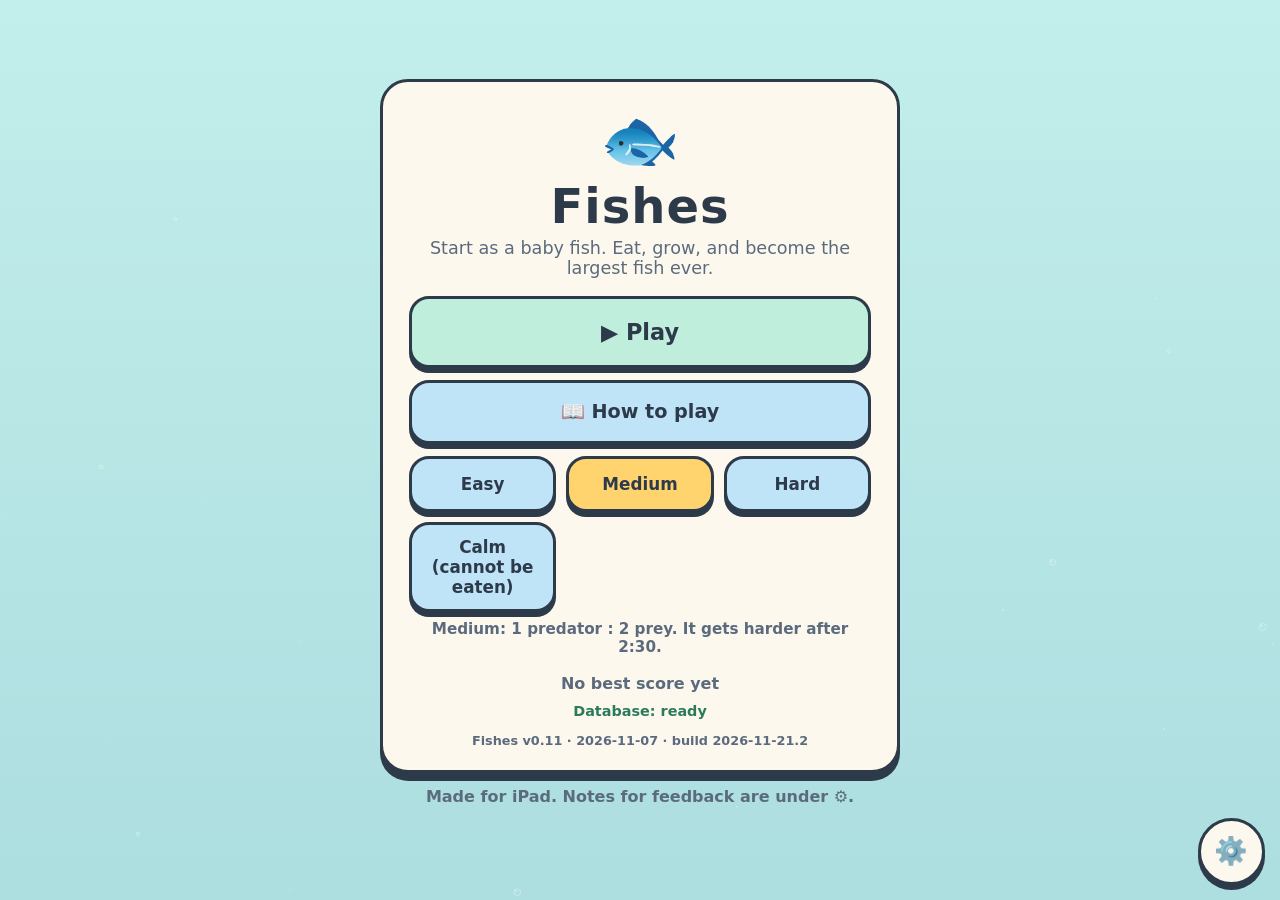
<file: index.html>
<!doctype html>
<html lang="en">
<head>
  <meta charset="utf-8">
  <meta name="viewport" content="width=device-width, initial-scale=1, maximum-scale=1, user-scalable=no, viewport-fit=cover">
  <meta name="apple-mobile-web-app-capable" content="yes">
  <meta name="apple-mobile-web-app-status-bar-style" content="default">
  <meta name="apple-mobile-web-app-title" content="Fishes">
  <meta name="theme-color" content="#dff8f1">
  <title>Fishes</title>
  <link rel="icon" href="data:,">
  <link rel="stylesheet" href="css/style.css?b=2026-11-21.2">
</head>
<body data-mode="title">

  <canvas id="view" aria-label="The sea. Swim with your finger."></canvas>

  <!-- HUD (play only) -->
  <canvas id="minimap" class="minimap" width="510" height="204" aria-hidden="true"></canvas>
  <header id="hud" class="hud">
    <div class="hud-card">
      <p id="hud-level" class="hud-level">Level 1</p>
      <p id="hud-zone" class="hud-zone">Sunny Shallows</p>
      <div class="size-bar" aria-hidden="true"><span id="size-fill"></span></div>
      <p id="size-text" class="hud-small">Size 1.0 / 2</p>
    </div>
    <div class="hud-card hud-right">
      <p id="hud-lives" class="hud-lives">❤️❤️❤️</p>
      <div class="size-bar hp-bar" aria-hidden="true"><span id="hp-fill"></span></div>
      <p id="hud-time" class="hud-small">0:00 / 15:00</p>
    </div>
  </header>

  <p id="lock-pill" class="lock-pill" hidden>⚠️ Locked on! Swim away or get small</p>

  <div id="banner" class="banner" role="status" hidden>
    <p id="banner-title" class="banner-title"></p>
    <p id="banner-sub" class="banner-sub"></p>
  </div>

  <div id="joy" class="joy" hidden aria-label="Joystick">
    <div id="joy-knob" class="joy-knob"></div>
  </div>

  <div class="actions">
    <button id="ally" class="ally" aria-label="Make an allied fish">
      <span class="ally-icon" aria-hidden="true">🐠</span>
      <span class="ally-text">Ally −<span id="ally-cost">1</span> EXP</span>
    </button>

    <button id="attack" class="attack" aria-label="Attack: your allies go for the fish you are fighting">
      <span class="attack-icon" aria-hidden="true">⚔️</span>
      <span class="attack-text" id="attack-text">Attack</span>
    </button>

    <button id="sprint" class="sprint" aria-label="Sprint (hold)">
      <span class="sprint-icon" aria-hidden="true">💨</span>
      <span class="sprint-text">Sprint</span>
      <span class="stam" aria-hidden="true"></span>
    </button>

    <button id="gear" class="gear" aria-label="Settings and notes">⚙️</button>
  </div>

  <!-- Title screen -->
  <section id="title" class="overlay title" hidden>
    <div class="title-card">
      <div class="logo" aria-hidden="true">🐟</div>
      <h1>Fishes</h1>
      <p class="tag">Start as a baby fish. Eat, grow, and become the largest fish ever.</p>
      <div class="menu">
        <button id="btn-play" class="big hero">▶ Play</button>
        <button id="btn-howto" class="big">📖 How to play</button>
      </div>
      <div class="diff" role="group" aria-label="Difficulty">
        <button class="big diff-btn" data-diff="easy" aria-pressed="false">Easy</button>
        <button class="big diff-btn" data-diff="medium" aria-pressed="false">Medium</button>
        <button class="big diff-btn" data-diff="hard" aria-pressed="false">Hard</button>
        <button class="big diff-btn" data-diff="calm" aria-pressed="false">Calm (cannot be eaten)</button>
      </div>
      <p id="diff-ratio" class="muted diff-ratio"></p>
      <div id="howto" class="howto" hidden>
        <ul>
          <li>Hold your finger on the sea to swim toward it. (Arrow keys work on a computer.)</li>
          <li>Hold 💨 Sprint to dash. It uses stamina and comes back when you stop.</li>
          <li>Eat plankton and smaller fish. Bigger fish will eat you.</li>
          <li>A red ring means a hunter has locked on to you. Swim away or grow bigger.</li>
          <li>Reach size 100 on level 20 to win. You have 3 lives and 15 minutes.</li>
        </ul>
      </div>
      <p id="title-best" class="muted">No best score yet</p>
      <p id="title-db" class="db-line" data-state="off"></p>
      <p id="title-version" class="version">Fishes v0.5 · 2026-11-03</p>
    </div>
    <p class="foot">Made for iPad. Notes for feedback are under ⚙️.</p>
  </section>

  <!-- End of run -->
  <section id="card" class="overlay card-overlay" hidden>
    <div class="card">
      <h2 id="card-title"></h2>
      <p id="card-text"></p>
      <div class="card-buttons">
        <button id="card-again" class="big hero">▶ Play again</button>
        <button id="card-note" class="big">📝 Leave a note</button>
        <button id="card-title-btn" class="big">🏠 Title</button>
      </div>
    </div>
  </section>

  <!-- Settings and notes (⚙️) -->
  <section id="panel" class="overlay panel" hidden aria-label="Settings">
    <div class="panel-card">
      <h2>Settings</h2>
      <p class="version" id="panel-version">Fishes v0.5 · 2026-11-03</p>
      <div class="row look-row">
        <label for="look-select">Look</label>
        <select id="look-select" class="look-select">
          <option value="real">Realistic</option>
          <option value="pastel">Pastel</option>
          <option value="ink">Ink (blue paper)</option>
          <option value="dark">Dark (fog in the deep)</option>
        </select>
      </div>
      <details class="fold">
        <summary><span>Sound, errors, display and controls</span></summary>
        <div class="row">
          <span>Sound</span>
          <button id="sound-toggle" class="toggle" aria-pressed="true">On</button>
        </div>
        <div class="row">
          <span>Show errors</span>
          <button id="errors-toggle" class="toggle" aria-pressed="false">Off</button>
        </div>
        <div class="row">
          <span>Health bars</span>
          <button id="hp-toggle" class="toggle" aria-pressed="true">On</button>
        </div>
        <div class="row">
          <span>Trash in the sea (costs health if you touch it)</span>
          <button id="trash-toggle" class="toggle" aria-pressed="true">On</button>
        </div>
        <div class="row">
          <span>Denser sea (more fish)</span>
          <button id="dense-toggle" class="toggle" aria-pressed="true">On</button>
        </div>
        <div class="row">
          <span>Controls</span>
          <button id="control-toggle" class="toggle" aria-pressed="false">Tap and move</button>
        </div>
      </details>

      <details class="fold" id="bg-fold">
        <summary><span>Background items</span></summary>
        <div class="row">
          <span>More background items in the sea</span>
          <button id="bg-toggle" class="toggle" aria-pressed="true">On</button>
        </div>
        <p class="muted">None of these chase you. What they are:</p>
        <ul class="muted bg-list">
          <li><b>Scenery, not food:</b> clams in the sand, rocks on the bed, a rowing boat on the surface and a submarine drifting by. You swim past them.</li>
          <li><b>Lion's mane jellyfish:</b> big floating bells that sting you on contact (2 health). Not food.</li>
          <li><b>Edible:</b> shrimp, and squid (they jet off with a puff of ink, but you can catch them).</li>
          <li><b>Sea urchins:</b> spiny. Eating one costs you 2 size in spines. The purple one comes early; the long-spined one comes later.</li>
          <li><b>Kelp forest:</b> tall, thick seaweed. Small fish gather in it.</li>
        </ul>
        <p class="muted">Off removes them at once. The fish, the difficulty and the trash setting do not change.</p>
      </details>

      <details class="fold note-box">
        <summary><span>Family database</span></summary>
        <p class="muted">Sign in with the family account (the same one Expansion Wars uses). Notes then go to the family table. The password is not kept on this device.</p>
        <label for="family-email" class="muted">Email</label>
        <input id="family-email" class="field" type="email" autocomplete="username" autocapitalize="off">
        <label for="family-pass" class="muted">Password</label>
        <input id="family-pass" class="field" type="password" autocomplete="current-password">
        <button id="family-in" class="big hero">Sign in</button>
        <button id="family-out" class="big">Sign out</button>
        <p id="family-status" class="muted" aria-live="polite">Not signed in.</p>
      </details>

      <details class="fold note-box">
        <summary><span>Notes for Jimmy</span></summary>
        <label for="note-text" class="muted">What felt slow, fiddly, unfair or fun? The level and size are saved with it.</label>
        <textarea id="note-text" rows="3" maxlength="300" placeholder="For example: the sharks lock on too fast on level 9"></textarea>
        <button id="note-save" class="big">Save note</button>
        <p id="note-status" class="muted" aria-live="polite"></p>
        <p id="db-status" class="db-line" data-state="off">Database: checking…</p>
        <div id="note-list" class="note-list"></div>
        <div id="status-box" class="status-box">
          <p class="muted">Status of the family notes. Tap a note's button to cycle it: ◌ start anew, 🟡 testing, ✅ done.</p>
          <button id="hide-done" class="toggle" aria-pressed="false">Hide done notes: Off</button>
          <p id="status-msg" class="muted" aria-live="polite">Sign in to see and change the status of notes.</p>
          <div id="status-list" class="note-list"></div>
        </div>
      </details>

      <div class="panel-buttons">
        <button id="panel-close" class="big hero">▶ Back to the sea</button>
        <button id="panel-end" class="big">🏁 End game and see my score</button>
        <button id="panel-title" class="big">🏠 Title</button>
      </div>
    </div>
  </section>

  <div id="errors" class="errors" hidden></div>

  <!-- ?b= is the build (CONFIG.BUILD in js/species.js). Change both on every merge, so browsers fetch the new files. -->
  <script src="js/species.js?b=2026-11-21.2"></script>
  <script src="js/sound.js?b=2026-11-21.2"></script>
  <script src="js/family.js?b=2026-11-21.2"></script>
  <script src="js/notes.js?b=2026-11-21.2"></script>
  <script src="js/fishart.js?b=2026-11-21.2"></script>
  <script src="js/game.js?b=2026-11-21.2"></script>
</body>
</html>
</file>
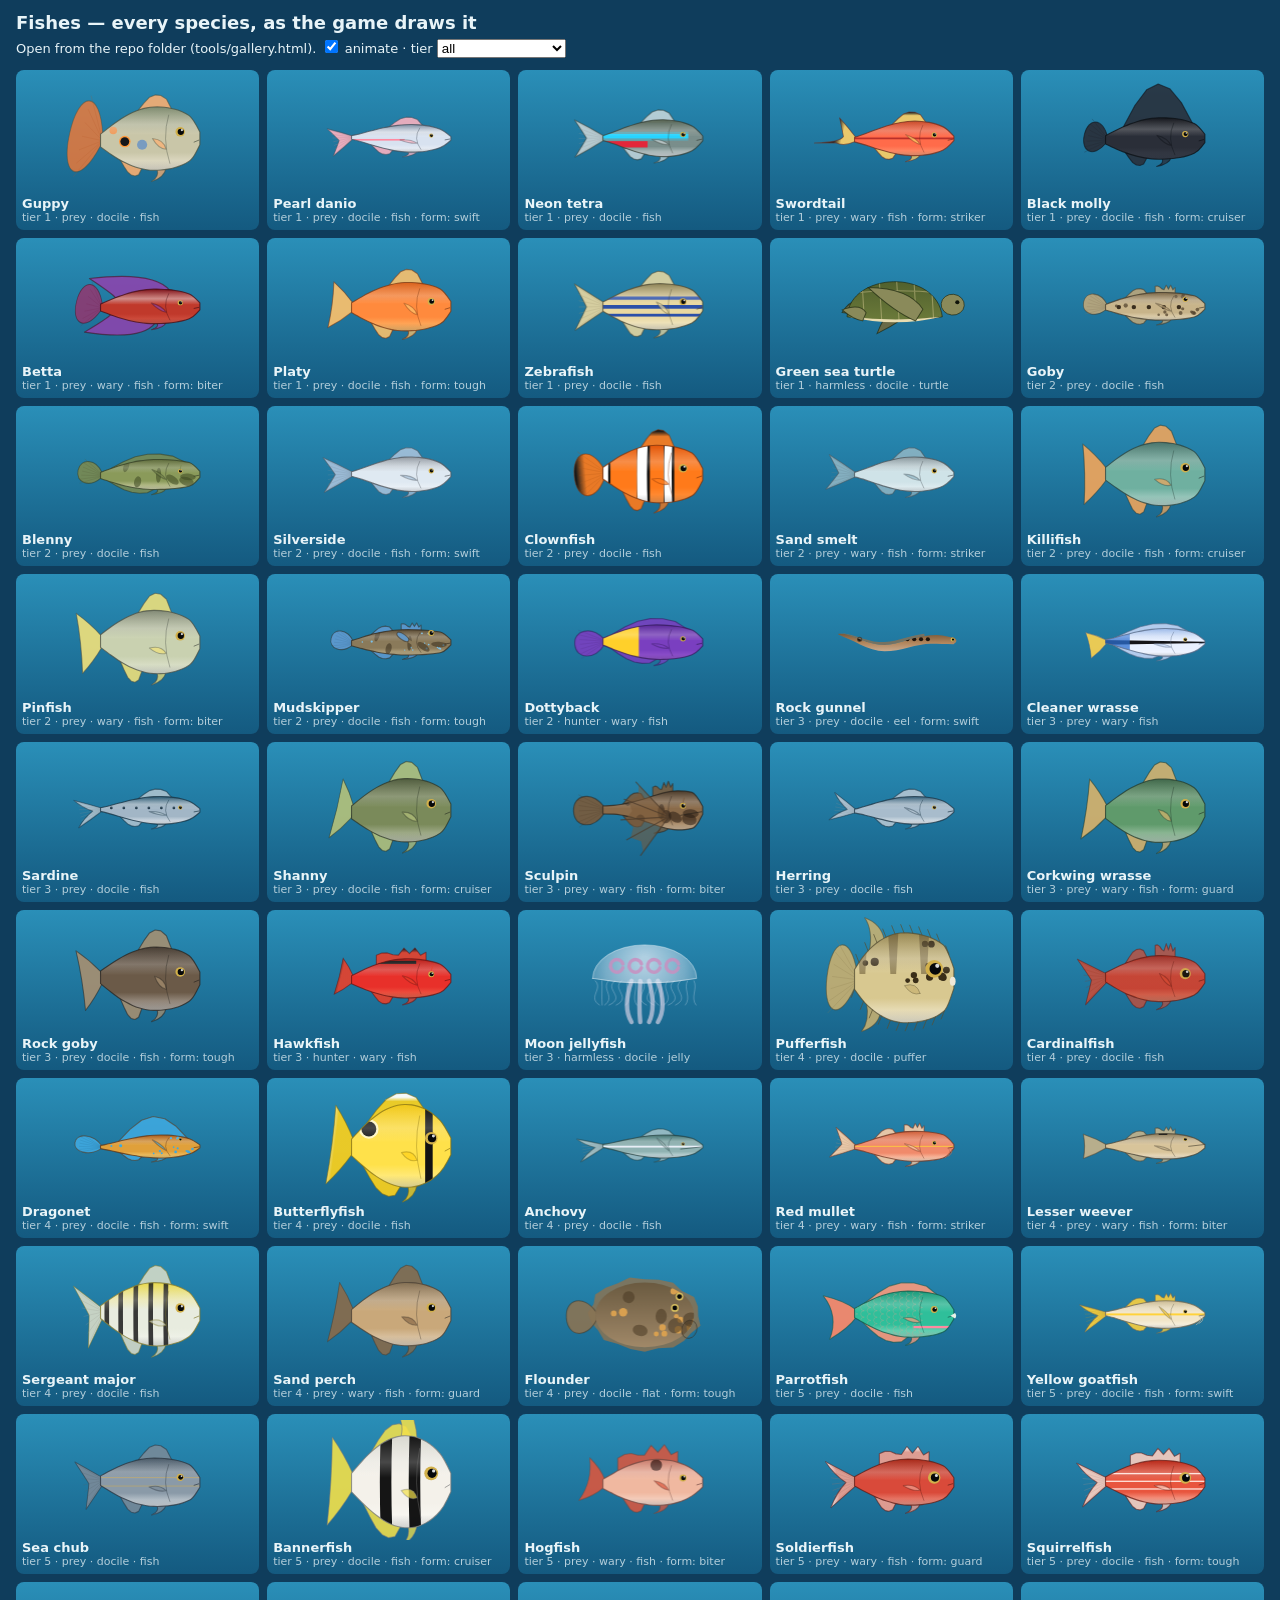
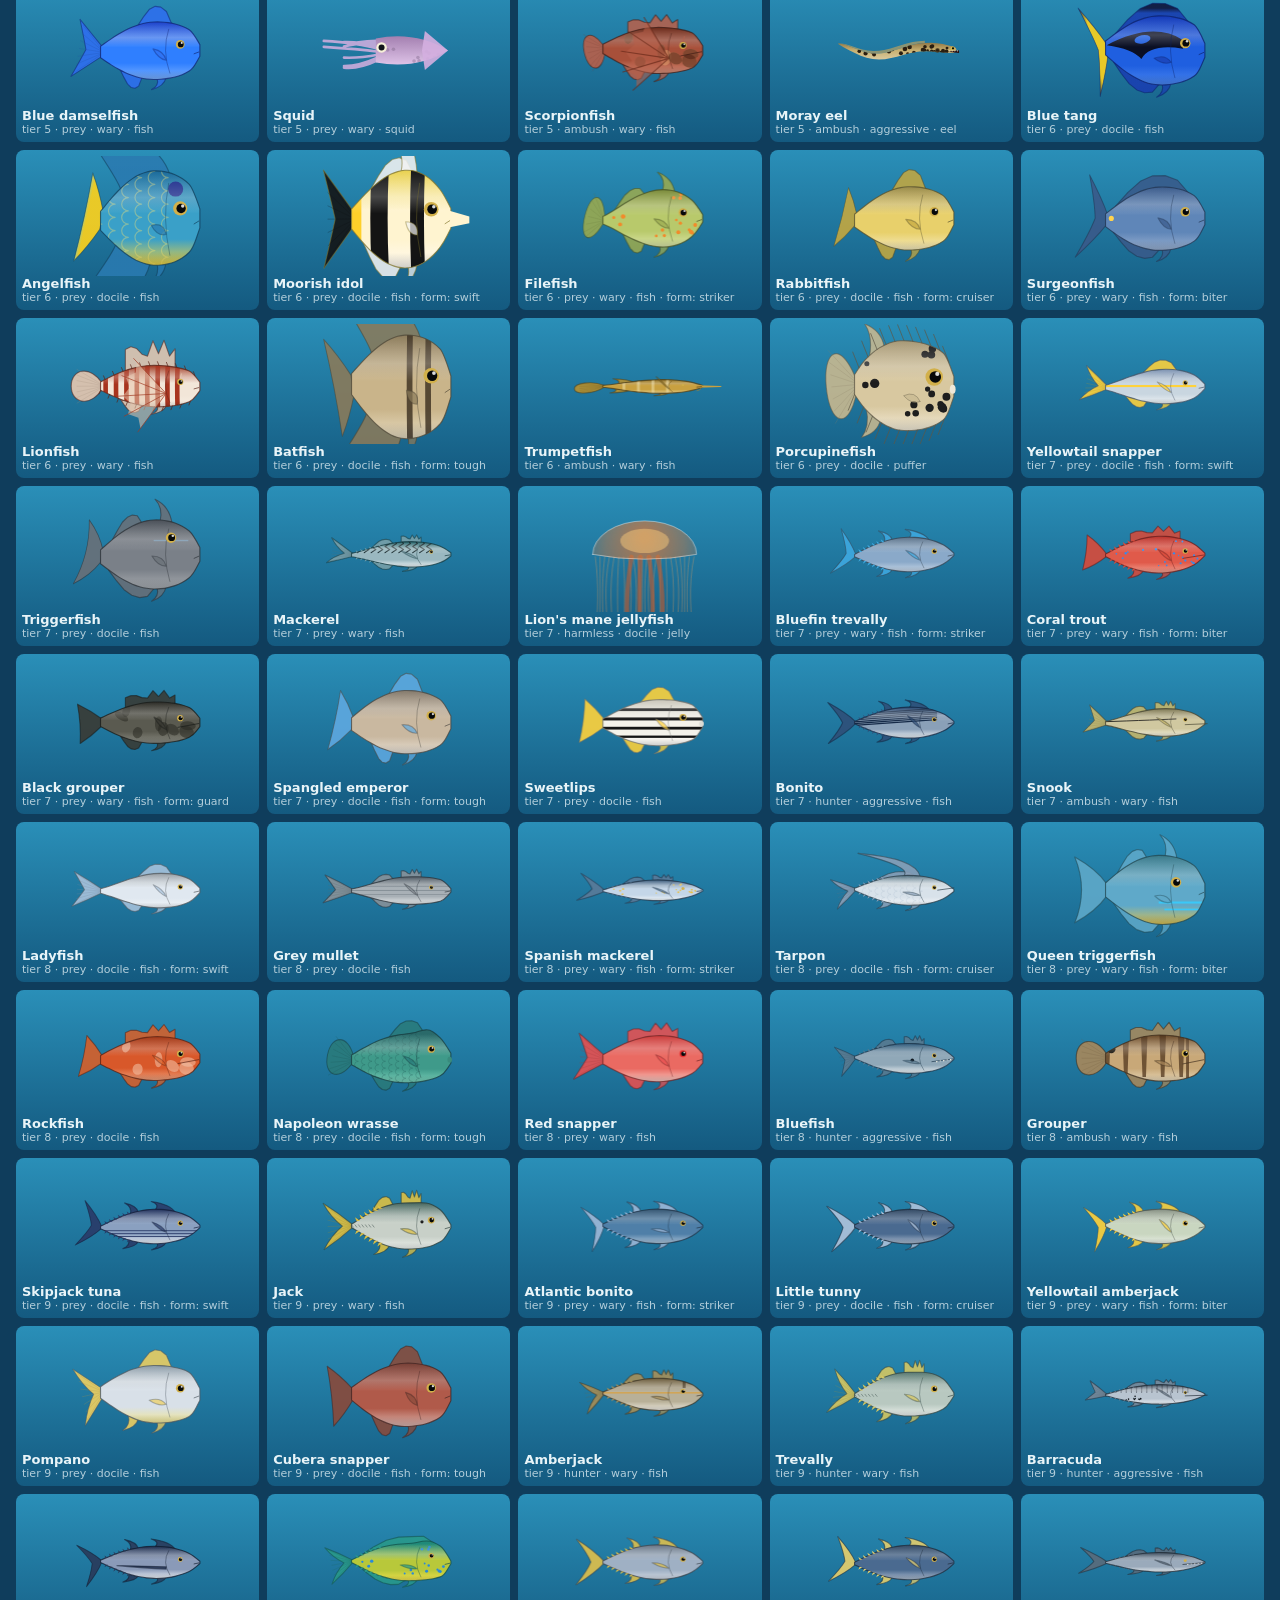
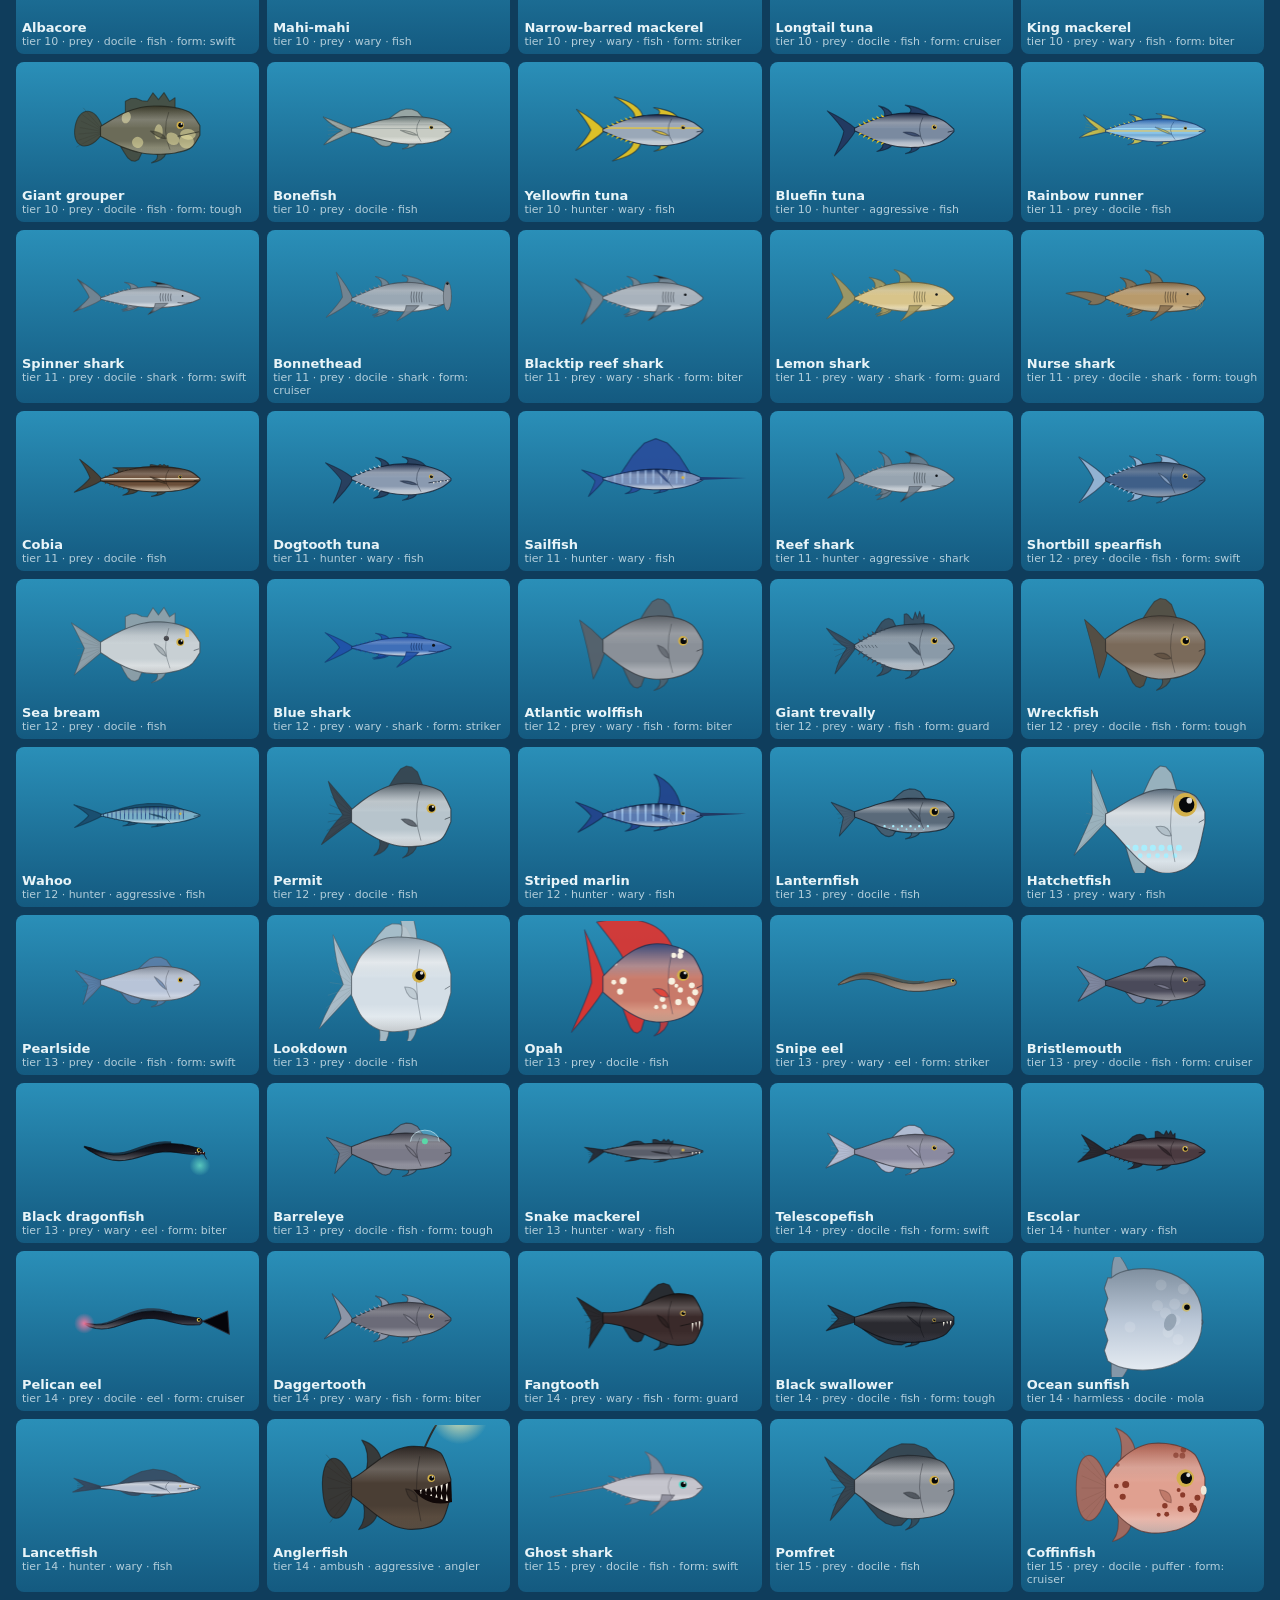
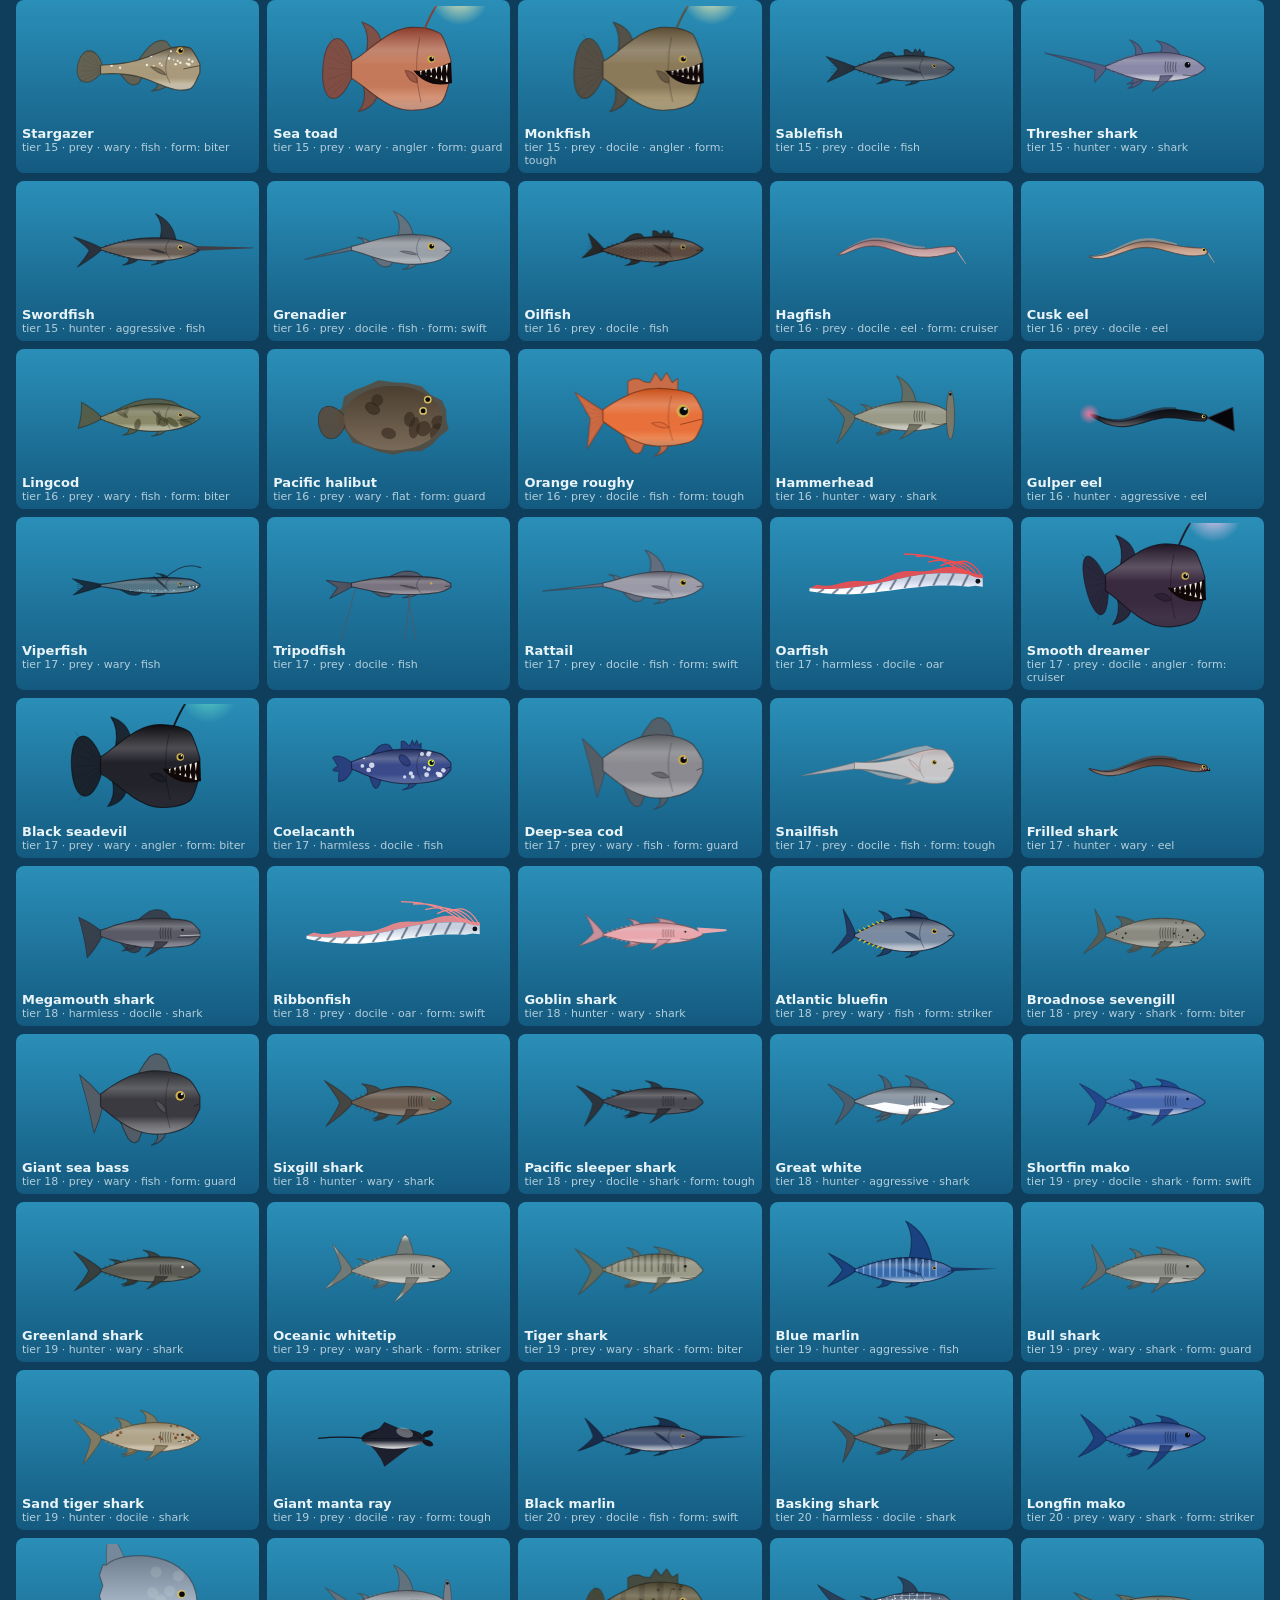
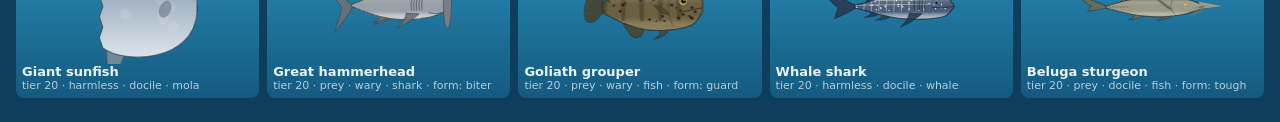
<file: tools/gallery.html>
<!doctype html>
<html lang="en">
<head>
<meta charset="utf-8">
<meta name="viewport" content="width=device-width, initial-scale=1">
<title>Fishes gallery</title>
<style>
  body { margin: 0; background: #0f3d5c; color: #e8f4f8; font: 13px system-ui, sans-serif; }
  header { padding: 12px 16px; }
  h1 { font-size: 18px; margin: 0 0 4px; }
  #grid { display: grid; grid-template-columns: repeat(auto-fill, minmax(220px, 1fr)); gap: 8px; padding: 0 16px 24px; }
  .cell { background: linear-gradient(#2a8fb8, #145a80); border-radius: 8px; padding: 6px; }
  .cell canvas { width: 100%; height: 120px; display: block; }
  .name { font-weight: 600; } .meta { opacity: 0.75; font-size: 11px; }
</style>
</head>
<body>
<header>
  <h1>Fishes — every species, as the game draws it</h1>
  <div>Open from the repo folder (tools/gallery.html). <label><input type="checkbox" id="anim" checked> animate</label>
    · <label>tier <select id="tier"><option value="">all</option></select></label></div>
</header>
<div id="grid"></div>
<script src="../js/species.js"></script>
<script src="../js/fishart.js"></script>
<script>
  var D = window.FishData, cells = [], DPR = Math.min(2, window.devicePixelRatio || 1);
  var skip = { plankton: 1, krill: 1, trash: 1, crab: 1, clam: 1, rock: 1, boat: 1, sub: 1, urchin: 1, shrimp: 1 };
  var sel = document.getElementById('tier');
  for (var n = 1; n <= 20; n++) { var op = document.createElement('option'); op.value = n; op.textContent = n + ' ' + D.LEVEL_NAMES[n - 1]; sel.appendChild(op); }
  function build() {
    var grid = document.getElementById('grid'); grid.innerHTML = ''; cells = [];
    D.SPECIES.filter(function (sp) { return !skip[sp.shape] && (!sel.value || sp.tier === +sel.value); })
      .sort(function (a, b) { return a.tier - b.tier || a.size - b.size; })
      .forEach(function (sp) {
        var div = document.createElement('div'); div.className = 'cell';
        var c = document.createElement('canvas'); div.appendChild(c);
        var lk = FishArt.lookOf(sp) || {};
        div.insertAdjacentHTML('beforeend', '<div class="name">' + sp.name + '</div><div class="meta">tier ' + sp.tier + ' · ' + sp.kind + ' · ' +
          sp.temper + ' · ' + (lk.body || sp.shape) + (sp.build ? ' · form: ' + sp.build : '') + '</div>');
        grid.appendChild(div); cells.push({ c: c, sp: sp, ph: Math.random() });
      });
  }
  sel.onchange = build;
  build();
  var last = 0;
  function frame(ts) {
    var t = ts / 1000, dt = Math.min(0.05, last ? t - last : 0); last = t;
    var anim = document.getElementById('anim').checked;
    cells.forEach(function (cl) {
      var c = cl.c, w = c.clientWidth, h = c.clientHeight;
      if (c.width !== Math.round(w * DPR)) { c.width = Math.round(w * DPR); c.height = Math.round(h * DPR); }
      var ctx = c.getContext('2d');
      ctx.setTransform(DPR, 0, 0, DPR, 0, 0); ctx.clearRect(0, 0, w, h);
      if (anim) cl.ph += dt * FishArt.beat(60, 120);
      var len = cl.sp.shape === 'oar' ? w * 0.75 : w * 0.5;
      ctx.save(); ctx.translate(w * 0.52, h * 0.52);
      FishArt.draw(ctx, cl.sp, len, { t: anim ? t : 0, ph: cl.ph, sw: 0.7, lw: 1.6, px: len });
      ctx.restore();
    });
    requestAnimationFrame(frame);
  }
  requestAnimationFrame(frame);
</script>
</body>
</html>
</file>
<file: css/style.css>
/* Fishes — pastel, bold outlines, tactile shadows, big touch targets (iPad first). */
:root {
  --ink: #2d3a4a;
  --paper: #fdf8ee;
  --sun: #ffd36e;
  --coral: #ff8a7a;
  --mint: #bfeedd;
  --sky: #bfe3f7;
  --lilac: #d9ccf5;
  --peach: #ffd6b8;
  --muted: #5b6b7d;
  --radius: 22px;
  --line: 3px solid var(--ink);
  --tactile: 0 5px 0 var(--ink);
}

* { box-sizing: border-box; -webkit-tap-highlight-color: transparent; }
[hidden] { display: none !important; }

/* v0.12: the page's text size stays put: the HUD and buttons are sized in pixels and screen units, not in the browser's text
   size, so a 50% or 100% text setting does not change the play area. */
html { font-size: 16px; -webkit-text-size-adjust: 100%; text-size-adjust: 100%; }
html, body {
  margin: 0;
  height: 100%;
  overflow: hidden;
  background: #dff8f1;                 /* explicit body background */
  color: var(--ink);
  font-family: system-ui, -apple-system, "Segoe UI", Roboto, sans-serif;
  overscroll-behavior: none;
  user-select: none;
  -webkit-user-select: none;
  touch-action: none;
}

#view {
  position: fixed;
  inset: 0;
  display: block;
  touch-action: none;
}

.muted { color: var(--muted); }
.center { text-align: center; }

/* ----- HUD (play only) ----- */
.hud {
  position: fixed;
  top: max(12px, env(safe-area-inset-top));
  left: 12px;
  right: 12px;
  display: flex;
  justify-content: space-between;
  align-items: flex-start;
  gap: 10px;
  pointer-events: none;
  z-index: 5;
}

.hud-card {
  background: var(--paper);
  border: var(--line);
  border-radius: 18px;
  box-shadow: var(--tactile);
  padding: 8px 14px;
  min-width: 190px;
}

.hud-right { text-align: right; min-width: 0; margin-top: calc(10vw + 12px); }   /* v0.12: under the mini map */

.hud-level { margin: 0; font-weight: 800; font-size: 1.05rem; }
.hud-zone { margin: 0 0 6px; font-size: 0.85rem; color: var(--muted); }
.hud-small { margin: 4px 0 0; font-size: 0.85rem; font-weight: 700; }
.hud-lives { margin: 0; font-size: 1.1rem; letter-spacing: 2px; }

.size-bar {
  height: 14px;
  border: 2.5px solid var(--ink);
  border-radius: 999px;
  background: #ffffff;
  overflow: hidden;
}

.size-bar span {
  display: block;
  height: 100%;
  width: 0;
  background: linear-gradient(90deg, var(--sun), var(--coral));
  transition: width 0.3s ease;
}

.lock-pill {
  position: fixed;
  top: 110px;
  left: 50%;
  transform: translateX(-50%);
  margin: 0;
  padding: 8px 18px;
  background: #ffd9d2;
  border: var(--line);
  border-radius: 999px;
  box-shadow: var(--tactile);
  font-weight: 800;
  z-index: 6;
  pointer-events: none;
  white-space: nowrap;
}

.banner {
  position: fixed;
  top: 40%;
  left: 50%;
  transform: translate(-50%, -50%);
  text-align: center;
  background: rgba(253, 248, 238, 0.92);
  border: var(--line);
  border-radius: var(--radius);
  box-shadow: var(--tactile);
  padding: 12px 22px;
  z-index: 6;
  pointer-events: none;
  max-width: 88vw;
}

.banner-title { margin: 0; font-size: 1.5rem; font-weight: 900; }
.banner-sub { margin: 4px 0 0; font-weight: 700; color: var(--muted); }

/* ----- Action column (lower right): Ally, Sprint, then ⚙️ at the bottom -----
   One flex column, so the buttons stack and never overlap. Sizes are in em of
   .actions, which scales with the screen (clamped), so every button scales together. */
.actions {
  position: fixed;
  right: 1em;
  bottom: max(1em, env(safe-area-inset-bottom));
  display: flex;
  flex-direction: column;
  align-items: flex-end;
  gap: 0.75em;
  font-size: clamp(12px, min(2.6vmin, 3.2vh), 22px);   /* also capped by height, so short landscape phones keep clear of the HUD */
  z-index: 12;
}

.sprint {
  width: 8em;
  height: 4em;   /* v0.12: the same size as Ally and Attack */
  border: var(--line);
  border-radius: 1.6em;
  background:
    linear-gradient(90deg, var(--sun) var(--stam, 100%), #ffffff var(--stam, 100%));
  box-shadow: var(--tactile);
  color: var(--ink);
  font: inherit;
  font-weight: 800;
  z-index: 6;
  display: flex;
  flex-direction: column;
  align-items: center;
  justify-content: center;
  gap: 2px;
  touch-action: none;
}

.sprint:active { transform: translateY(3px); box-shadow: 0 2px 0 var(--ink); }
.sprint-icon { font-size: 1.6em; line-height: 1; }
.sprint-text { font-size: 0.95em; }
.stam { display: none; }

/* Tablets (v0.11, fixed in v0.12): the action buttons are about twice as wide. This rule is placed after their base
   rules: before, Ally and Attack were defined later and overrode it, so only Sprint was wide. */

/* Attack button (v0.11): your allies join the fight you are in. Between Ally and Sprint. */
.attack {
  width: 8em;
  height: 4em;   /* v0.12: the same size as Ally and Sprint */
  border: var(--line);
  border-radius: 1.4em;
  background: var(--paper);
  box-shadow: var(--tactile);
  color: var(--ink);
  font: inherit;
  font-weight: 800;
  z-index: 6;
  display: flex;
  flex-direction: column;
  align-items: center;
  justify-content: center;
  gap: 1px;
  touch-action: none;
}
.attack:active { transform: translateY(3px); box-shadow: 0 2px 0 var(--ink); }
.attack-icon { font-size: 1.2em; line-height: 1; }
.attack-text { font-size: 0.85em; }
body[data-mode="title"] .attack,
body[data-mode="over"] .attack { display: none; }

/* Ally button: top of the action column (v0.9) */
.ally {
  width: 8em;
  height: 4em;
  border: var(--line);
  border-radius: 1.4em;
  background: var(--paper);
  box-shadow: var(--tactile);
  color: var(--ink);
  font: inherit;
  font-weight: 800;
  z-index: 6;
  display: flex;
  flex-direction: column;
  align-items: center;
  justify-content: center;
  gap: 1px;
  touch-action: none;
}

.ally:active { transform: translateY(3px); box-shadow: 0 2px 0 var(--ink); }
.ally-icon { font-size: 1.3em; line-height: 1; }
.ally-text { font-size: 0.85em; }
body[data-mode="title"] .ally,
body[data-mode="over"] .ally { display: none; }

/* Tablets (v0.12): compact. The buttons were about a third of an iPad's width, which took up the sea you play in.
   Ally, Attack and Sprint are 9 x 3 em, with a smaller action font, so most of the screen is sea. */
@media (min-width: 700px) and (min-height: 600px) {
  .actions { font-size: clamp(11px, 1.9vmin, 15px); }
  .ally, .attack, .sprint { width: 9em; height: 3em; }
  .gear { width: 2.6em; height: 2.6em; font-size: 1.5em; }
}

.gear {
  width: 2.5em;     /* 2.5 × the 1.8em icon size = 4.5em of .actions */
  height: 2.5em;
  border: var(--line);
  border-radius: 50%;
  background: var(--paper);
  box-shadow: var(--tactile);
  font-size: 1.8em;
  line-height: 1;
  cursor: pointer;
  display: grid;
  place-items: center;
  padding: 0;
}

.gear:active { transform: translateY(3px); box-shadow: 0 2px 0 var(--ink); }

/* Only the play HUD shows during play */
body[data-mode="title"] .hud,
body[data-mode="title"] .sprint,
body[data-mode="title"] .lock-pill,
body[data-mode="title"] .banner,
body[data-mode="over"] .sprint,
body[data-mode="over"] .lock-pill,
body[data-mode="over"] .banner { display: none; }

/* ----- Overlays ----- */
.overlay {
  position: fixed;
  inset: 0;
  z-index: 10;
  display: flex;
  flex-direction: column;
  align-items: center;
  justify-content: center;
  padding: 20px;
  background: rgba(223, 248, 241, 0.72);
  overflow-y: auto;
}

.title-card, .card, .panel-card {
  background: var(--paper);
  border: var(--line);
  border-radius: 28px;
  box-shadow: 0 8px 0 var(--ink);
  padding: 26px 26px 22px;
  width: min(520px, 100%);
  text-align: center;
}

.logo { font-size: 4rem; line-height: 1; }
h1 { margin: 6px 0 4px; font-size: 3rem; font-weight: 900; letter-spacing: 1px; }
h2 { margin: 0 0 10px; font-size: 1.8rem; font-weight: 900; }
h3 { margin: 0 0 6px; font-size: 1.2rem; font-weight: 900; }

.tag { margin: 0 0 18px; font-size: 1.1rem; color: var(--muted); }
.foot { margin-top: 14px; color: var(--muted); font-weight: 700; }

.menu, .card-buttons, .panel-buttons {
  display: flex;
  flex-direction: column;
  gap: 12px;
}

.big {
  min-height: 64px;
  padding: 12px 18px;
  border: var(--line);
  border-radius: 20px;
  background: var(--sky);
  box-shadow: var(--tactile);
  color: var(--ink);
  font: inherit;
  font-size: 1.2rem;
  font-weight: 800;
  cursor: pointer;
  touch-action: manipulation;
}

.big:active { transform: translateY(3px); box-shadow: 0 2px 0 var(--ink); }
.big.hero { background: var(--mint); font-size: 1.4rem; min-height: 72px; }

.howto {
  margin-top: 16px;
  text-align: left;
  background: #ffffff;
  border: 2.5px solid var(--ink);
  border-radius: 18px;
  padding: 12px 18px;
}

.howto ul { margin: 0; padding-left: 20px; line-height: 1.5; }

.title-card #title-best { margin: 18px 0 0; font-weight: 700; }

.db-line {
  margin: 10px 0 0;
  font-size: 0.9rem;
  font-weight: 700;
  color: var(--muted);
}

.db-line[data-state="saved"], .db-line[data-state="ready"] { color: #2b7a5a; }
.db-line[data-state="failed"], .db-line[data-state="sign-in needed"] { color: #a4472f; }

.card h2 { font-size: 2rem; }
.card p { font-size: 1.1rem; line-height: 1.5; margin: 0 0 18px; }

/* ----- Panel ----- */
.panel-card { text-align: left; max-height: 92vh; overflow-y: auto; }
.panel-card h2 { text-align: center; }

.row {
  display: flex;
  justify-content: space-between;
  align-items: center;
  gap: 12px;
  padding: 10px 0;
  border-bottom: 2px dashed #cfd9e2;
  font-weight: 800;
  font-size: 1.1rem;
}

.toggle {
  min-width: 96px;
  min-height: 52px;
  border: var(--line);
  border-radius: 16px;
  background: var(--paper);
  box-shadow: 0 4px 0 var(--ink);
  font: inherit;
  font-weight: 800;
  cursor: pointer;
}

.toggle[aria-pressed="true"] { background: var(--mint); }

/* v0.13: the Look drop-down (realistic, pastel, ink, dark) */
.look-select {
  min-width: 170px;
  min-height: 52px;
  padding: 0 12px;
  border: var(--line);
  border-radius: 16px;
  background: var(--paper);
  box-shadow: 0 4px 0 var(--ink);
  font: inherit;
  font-weight: 800;
  cursor: pointer;
}

.note-box {
  margin-top: 14px;
  padding: 14px;
  background: #ffffff;
  border: 2.5px solid var(--ink);
  border-radius: 18px;
}

.note-box label { display: block; margin-bottom: 8px; font-size: 0.95rem; }

textarea {
  width: 100%;
  min-height: 84px;
  border: 2.5px solid var(--ink);
  border-radius: 14px;
  padding: 10px;
  font: inherit;
  font-size: 1.05rem;
  resize: vertical;
  margin-bottom: 10px;
  user-select: text;
  -webkit-user-select: text;
}

.note-box .big { width: 100%; margin-bottom: 8px; }
.note-box .muted { margin: 4px 0; font-size: 0.95rem; }

.note-list { margin-top: 10px; display: grid; gap: 8px; }
.status-box { margin-top: 14px; }
.status-box h3 { margin: 0 0 4px; font-size: 1rem; }
.status-btn {
  justify-self: start;
  margin-top: 6px;
  padding: 6px 12px;
  border: var(--line);
  border-radius: 999px;
  background: var(--paper);
  color: var(--ink);
  font: inherit;
  font-weight: 800;
  font-size: 0.95rem;
  cursor: pointer;
}
.status-btn:disabled { opacity: 0.5; }

.note-item {
  background: var(--paper);
  border: 2px solid #cfd9e2;
  border-radius: 14px;
  padding: 8px 10px;
}

.note-item p { margin: 4px 0 0; font-size: 1rem; }
.note-item small { color: var(--muted); font-weight: 700; }

.panel-buttons { margin-top: 16px; }

/* ----- Errors: bottom of the page, only when opted in ----- */
.errors {
  position: fixed;
  left: 12px;
  right: 12px;
  bottom: 112px;
  max-height: 30vh;
  overflow: auto;
  background: #fff1ee;
  color: #7a2e1d;
  border: 2.5px solid #a4472f;
  border-radius: 14px;
  padding: 8px 12px;
  font: 0.85rem ui-monospace, Menlo, monospace;
  white-space: pre-wrap;
  z-index: 20;
}

@media (max-width: 600px) {
  .hud-card { min-width: 0; padding: 6px 10px; }
  .hud-level { font-size: 0.95rem; }
  .hud-zone { display: none; }
  h1 { font-size: 2.4rem; }
  .lock-pill { top: 118px; font-size: 0.9rem; }
}

@media (prefers-reduced-motion: reduce) {
  .size-bar span { transition: none; }
}

/* Difficulty choice on the title screen */
.diff {
  display: grid;
  grid-template-columns: repeat(3, 1fr);
  gap: 10px;
  margin-top: 12px;
}
.diff .big { min-height: 56px; font-size: 1.05rem; }
.diff .big[aria-pressed="true"] { background: var(--sun); }
.diff-ratio { margin: 8px 0 0; font-weight: 700; font-size: 0.95rem; }

/* Family sign-in fields */
.field {
  width: 100%;
  min-height: 48px;
  border: 2.5px solid var(--ink);
  border-radius: 14px;
  padding: 8px 10px;
  font: inherit;
  font-size: 1.05rem;
  margin: 4px 0 10px;
  background: #ffffff;
  user-select: text;
  -webkit-user-select: text;
}

/* Version label and the sign-in shortcut on the title screen */
.version { margin: 14px 0 0; font-size: 0.8rem; font-weight: 700; color: var(--muted); }
.family-link { margin-top: 12px; width: 100%; background: var(--peach); min-height: 56px; font-size: 1.05rem; }

/* Collapsible settings sections (closed by default) */
.fold > summary {
  cursor: pointer;
  list-style: none;
  display: flex;
  align-items: center;
  justify-content: space-between;
  min-height: 52px;
  font-weight: 900;
  font-size: 1.2rem;
  padding: 6px 2px;
}
.fold > summary::-webkit-details-marker { display: none; }
.fold > summary::after { content: "＋"; font-size: 1.3rem; margin-left: 12px; }
.fold[open] > summary::after { content: "−"; }
.fold > .row:first-of-type { margin-top: 4px; }
.fold.note-box > summary { margin: -4px -4px 4px; }

/* Fish health in the HUD */
.hp-bar { margin-top: 6px; height: 10px; }
#hp-fill { background: linear-gradient(90deg, #8fe0b5, #bfeedd) !important; }

/* v0.5: joystick (lower left) */
.joy {
  position: fixed;
  left: 1em;
  bottom: max(1em, env(safe-area-inset-bottom));
  /* Scales with the screen: about 28% of the shorter side, kept between 7.5em and 14em */
  width: clamp(7.5em, 28vmin, 14em);
  aspect-ratio: 1;
  height: auto;
  border: var(--line);
  border-radius: 50%;
  background: rgba(253, 248, 238, 0.7);
  box-shadow: var(--tactile);
  z-index: 6;
  display: grid;
  place-items: center;
  touch-action: none;
}
.joy-knob {
  /* A share of the base, so it grows and shrinks with it */
  width: 43%;
  aspect-ratio: 1;
  height: auto;
  border: var(--line);
  border-radius: 50%;
  background: var(--sun);
  box-shadow: 0 4px 0 var(--ink);
  pointer-events: none;
}
.family-link[aria-pressed="true"] { background: var(--lilac); }

/* Settings → Background items (v0.12): the list of what each item is. */
.bg-list { margin: 6px 0 10px; padding-left: 1.2em; line-height: 1.45; }
.bg-list li { margin: 4px 0; }

/* Mini map (v0.11): the whole wrapping sea, play only. Its size is the CSS size; the canvas is drawn at 3x. */
.minimap {
  /* v0.12: top right, above the hearts and timer. Width is a quarter of the screen, so it scales with the screen;
     the shape stays 2.5 to 1 (the canvas is drawn in that shape). */
  position: fixed; top: max(12px, env(safe-area-inset-top)); right: 12px; left: auto;
  width: 25vw; height: auto; aspect-ratio: 5 / 2;
  border: var(--line); border-radius: 12px; background: #e9fbf5; z-index: 4; pointer-events: none;
}
body[data-mode="title"] .minimap,
body[data-mode="over"] .minimap { display: none; }
/* Short landscape screens (v0.12): there is no room to stack the card under the mini map, so the mini map goes top left,
   below the level card, and the hearts and timer card stays top right. */
@media (max-height: 500px) {
  .hud-right { margin-top: 0; }
  .minimap { left: 12px; right: auto; top: 124px; }
}
</file>
